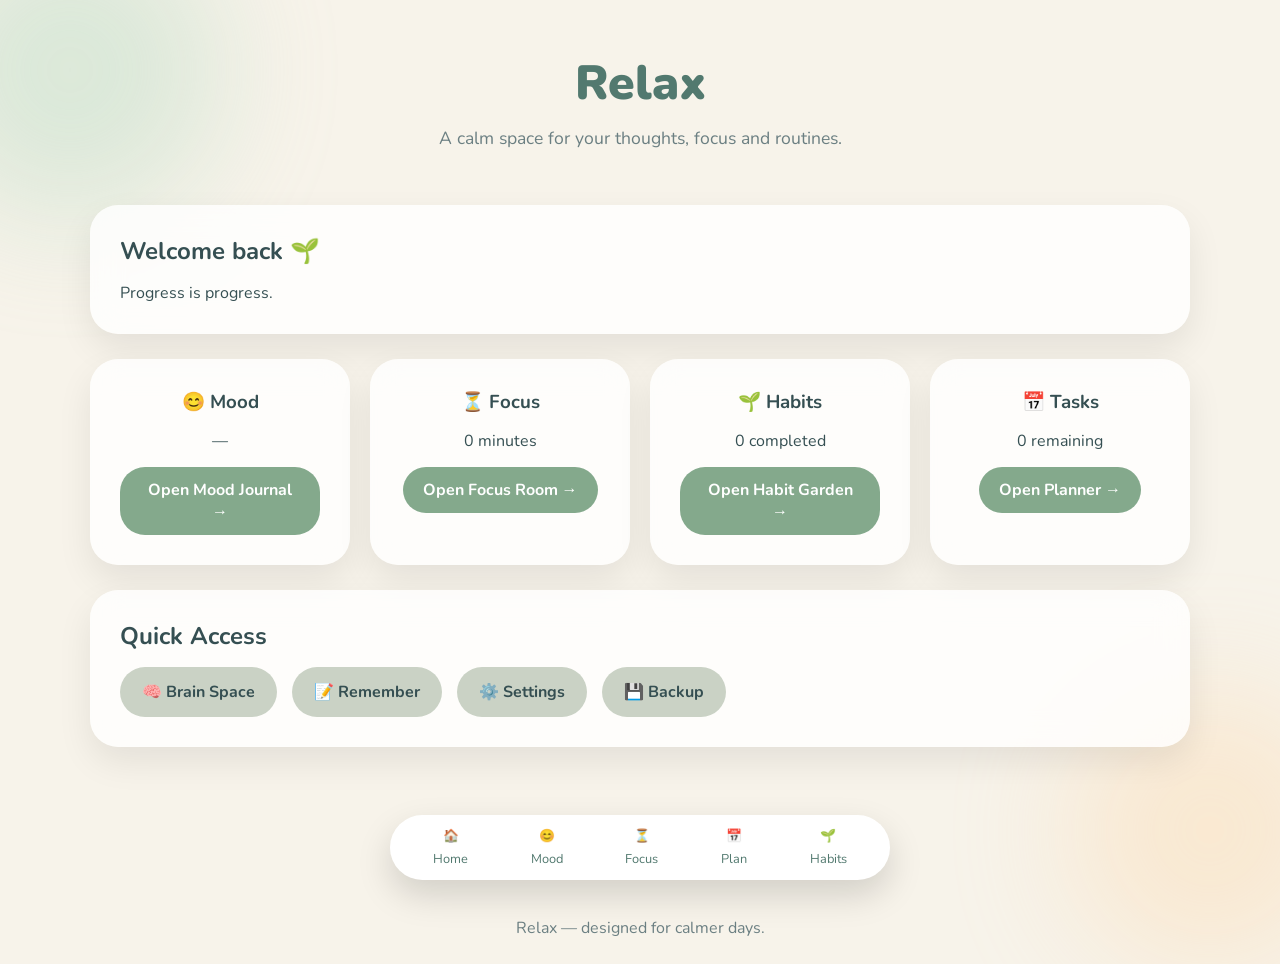
<file: index.html>
<!DOCTYPE html>
<html lang="en">

<head>

<meta charset="UTF-8">
<meta name="viewport" content="width=device-width, initial-scale=1.0">

<title>Relax | Home</title>

<link rel="stylesheet" href="style.css">

<link rel="manifest" href="manifest.json">

<link href="https://fonts.googleapis.com/css2?family=Nunito:wght@400;600;700;900&display=swap" rel="stylesheet">

</head>


<body>


<div class="background-circle circle-one"></div>
<div class="background-circle circle-two"></div>




<header class="hero">

<h1>
Relax
</h1>

<p>
A calm space for your thoughts, focus and routines.
</p>

</header>







<main>


<section class="welcome-card">


<h2>
Welcome back 🌱
</h2>


<p id="dailyMessage">

Small steps still count.

</p>


</section>








<section class="dashboard-grid">



<div class="dashboard-card mood-card">

<h3>
😊 Mood
</h3>


<p id="dashboardMood">
—
</p>


<a href="mood.html">
Open Mood Journal →
</a>

</div>






<div class="dashboard-card focus-card">

<h3>
⏳ Focus
</h3>


<p id="dashboardFocus">
0 minutes
</p>


<a href="focus.html">
Open Focus Room →
</a>

</div>






<div class="dashboard-card habit-card">

<h3>
🌱 Habits
</h3>


<p id="dashboardHabits">
0 completed
</p>


<a href="habits.html">
Open Habit Garden →
</a>

</div>






<div class="dashboard-card planner-card">

<h3>
📅 Tasks
</h3>


<p id="dashboardTasks">
0 remaining
</p>


<a href="planner.html">
Open Planner →
</a>

</div>


</section>








<section class="welcome-card">


<h2>
Quick Access
</h2>


<div class="quick-buttons">


<a href="brain.html">
🧠 Brain Space
</a>


<a href="remember.html">
📝 Remember
</a>


<a href="settings.html">
⚙️ Settings
</a>


<a href="backup.html">
💾 Backup
</a>


</div>


</section>



</main>






<nav class="bottom-nav">

<a href="index.html">
🏠
<span>Home</span>
</a>


<a href="mood.html">
😊
<span>Mood</span>
</a>


<a href="focus.html">
⏳
<span>Focus</span>
</a>


<a href="planner.html">
📅
<span>Plan</span>
</a>


<a href="habits.html">
🌱
<span>Habits</span>
</a>


</nav>







<footer>

<p>
Relax — designed for calmer days.
</p>

</footer>




<script src="dashboard.js"></script>


</body>

</html>
</file>
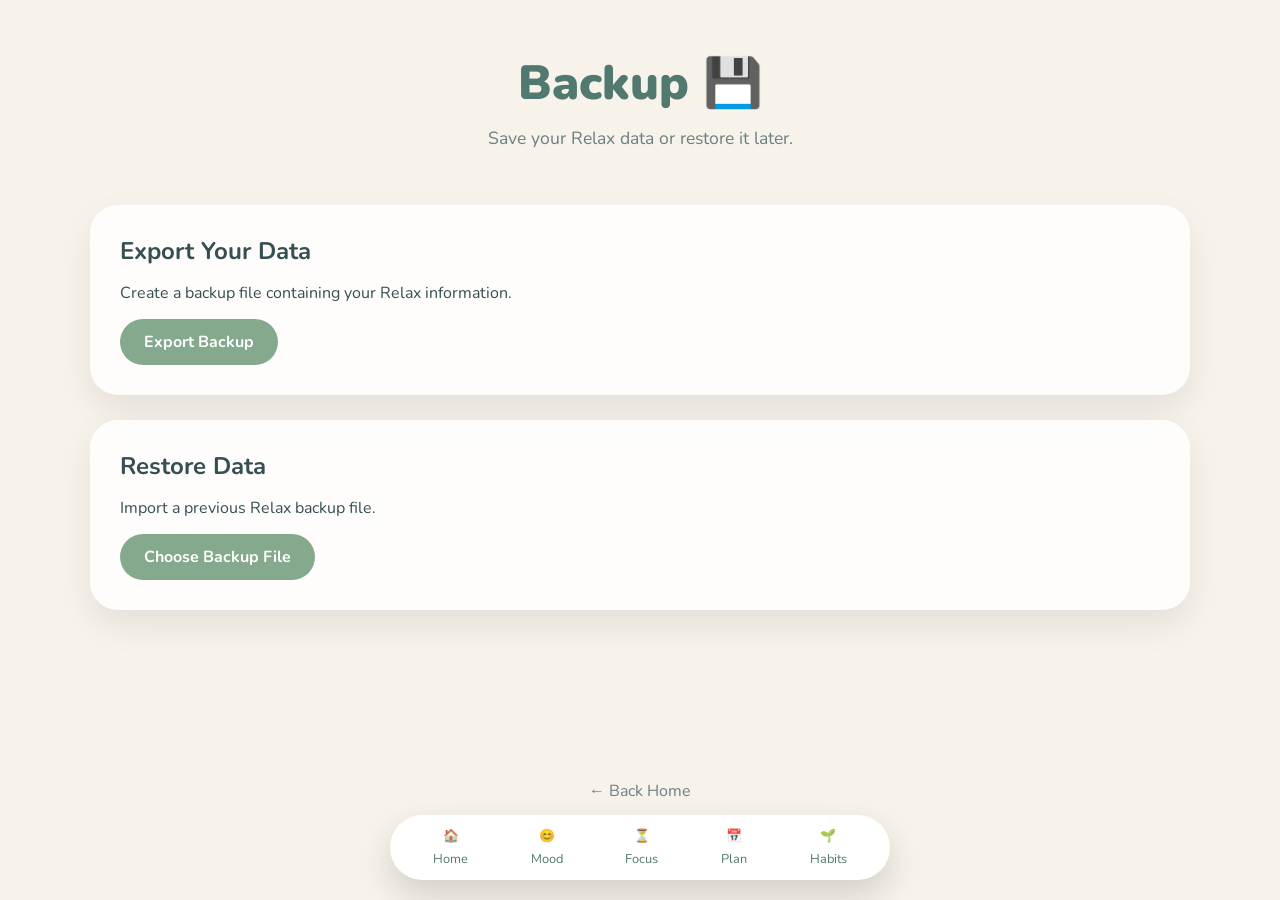
<file: backup.html>
<!DOCTYPE html>
<html lang="en">


<head>


<meta charset="UTF-8">
<meta name="viewport" content="width=device-width, initial-scale=1.0">


<title>
Relax | Backup
</title>



<link rel="stylesheet" href="style.css">

<link rel="manifest" href="manifest.json">


<link href="https://fonts.googleapis.com/css2?family=Nunito:wght@400;600;700;900&display=swap" rel="stylesheet">


</head>





<body>





<header class="hero">


<h1>
Backup 💾
</h1>


<p>
Save your Relax data or restore it later.
</p>


</header>








<main>




<section class="welcome-card">


<h2>
Export Your Data
</h2>



<p>

Create a backup file containing your Relax information.

</p>




<button id="exportData">

Export Backup

</button>



</section>








<section class="welcome-card">


<h2>
Restore Data
</h2>



<p>

Import a previous Relax backup file.

</p>



<button id="chooseFile">

Choose Backup File

</button>



<input 

type="file"

id="backupFile"

accept=".json"

hidden>



</section>





</main>








<nav class="bottom-nav">


<a href="index.html">
🏠
<span>Home</span>
</a>


<a href="mood.html">
😊
<span>Mood</span>
</a>


<a href="focus.html">
⏳
<span>Focus</span>
</a>


<a href="planner.html">
📅
<span>Plan</span>
</a>


<a href="habits.html">
🌱
<span>Habits</span>
</a>


</nav>








<footer>


<a href="index.html">

← Back Home

</a>


</footer>






<script src="backup.js"></script>



</body>

</html>
</file>
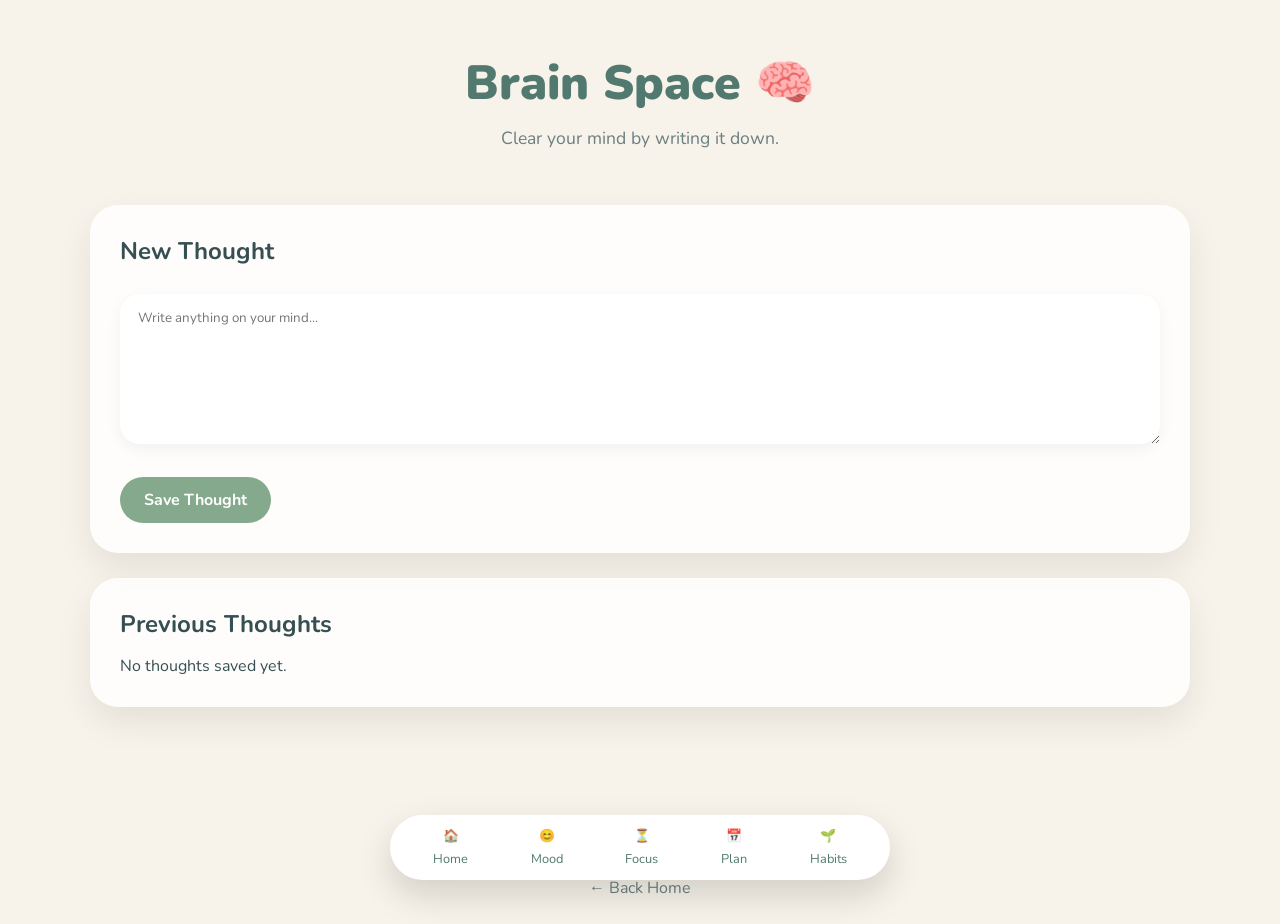
<file: brain.html>
<!DOCTYPE html>
<html lang="en">

<head>


<meta charset="UTF-8">
<meta name="viewport" content="width=device-width, initial-scale=1.0">


<title>
Relax | Brain Space
</title>


<link rel="stylesheet" href="style.css">

<link rel="manifest" href="manifest.json">


<link href="https://fonts.googleapis.com/css2?family=Nunito:wght@400;600;700;900&display=swap" rel="stylesheet">


</head>



<body>



<header class="hero">


<h1>
Brain Space 🧠
</h1>


<p>
Clear your mind by writing it down.
</p>


</header>






<main>


<section class="welcome-card">


<h2>
New Thought
</h2>



<textarea 
id="thoughtInput"
placeholder="Write anything on your mind...">
</textarea>



<button id="saveThought">
Save Thought
</button>



<p id="thoughtMessage"></p>


</section>








<section class="welcome-card">


<h2>
Previous Thoughts
</h2>



<div id="thoughtHistory">

</div>



</section>



</main>







<nav class="bottom-nav">


<a href="index.html">
🏠
<span>Home</span>
</a>


<a href="mood.html">
😊
<span>Mood</span>
</a>


<a href="focus.html">
⏳
<span>Focus</span>
</a>


<a href="planner.html">
📅
<span>Plan</span>
</a>


<a href="habits.html">
🌱
<span>Habits</span>
</a>


</nav>






<footer>

<a href="index.html">
← Back Home
</a>

</footer>




<script src="brain.js"></script>


</body>

</html>
</file>
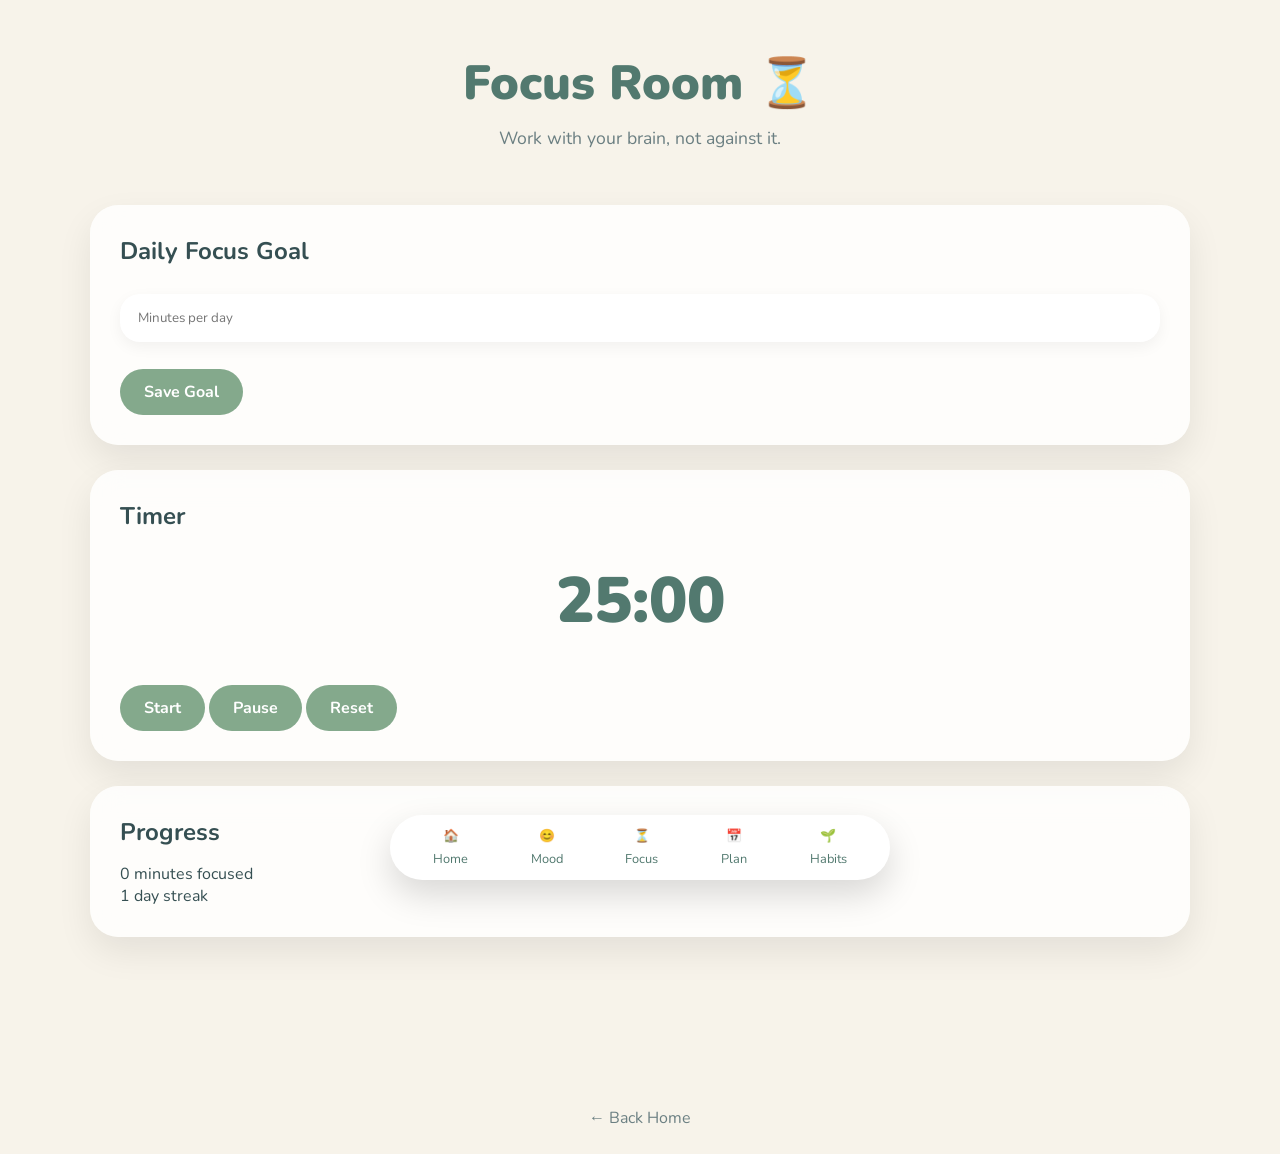
<file: focus.html>
<!DOCTYPE html>
<html lang="en">

<head>

<meta charset="UTF-8">
<meta name="viewport" content="width=device-width, initial-scale=1.0">

<title>
Relax | Focus Room
</title>

<link rel="stylesheet" href="style.css">

<link rel="manifest" href="manifest.json">

<link href="https://fonts.googleapis.com/css2?family=Nunito:wght@400;600;700;900&display=swap" rel="stylesheet">

</head>


<body>


<header class="hero">

<h1>
Focus Room ⏳
</h1>

<p>
Work with your brain, not against it.
</p>

</header>





<main>



<section class="welcome-card">


<h2>
Daily Focus Goal
</h2>


<input 
type="number"
id="dailyGoal"
placeholder="Minutes per day">



<button id="saveGoal">

Save Goal

</button>


</section>








<section class="welcome-card">


<h2>
Timer
</h2>



<div id="timer">

25:00

</div>




<div>


<button id="startTimer">

Start

</button>



<button id="pauseTimer">

Pause

</button>



<button id="resetTimer">

Reset

</button>


</div>



</section>









<section class="welcome-card">


<h2>
Progress
</h2>



<p id="focusStats">

0 minutes focused

</p>



<p id="focusStreak">

0 day streak

</p>



</section>



</main>









<nav class="bottom-nav">


<a href="index.html">

🏠

<span>
Home
</span>

</a>



<a href="mood.html">

😊

<span>
Mood
</span>

</a>



<a href="focus.html">

⏳

<span>
Focus
</span>

</a>



<a href="planner.html">

📅

<span>
Plan
</span>

</a>



<a href="habits.html">

🌱

<span>
Habits
</span>

</a>



</nav>








<footer>

<a href="index.html">

← Back Home

</a>

</footer>






<script src="focus.js"></script>


</body>

</html>
</file>
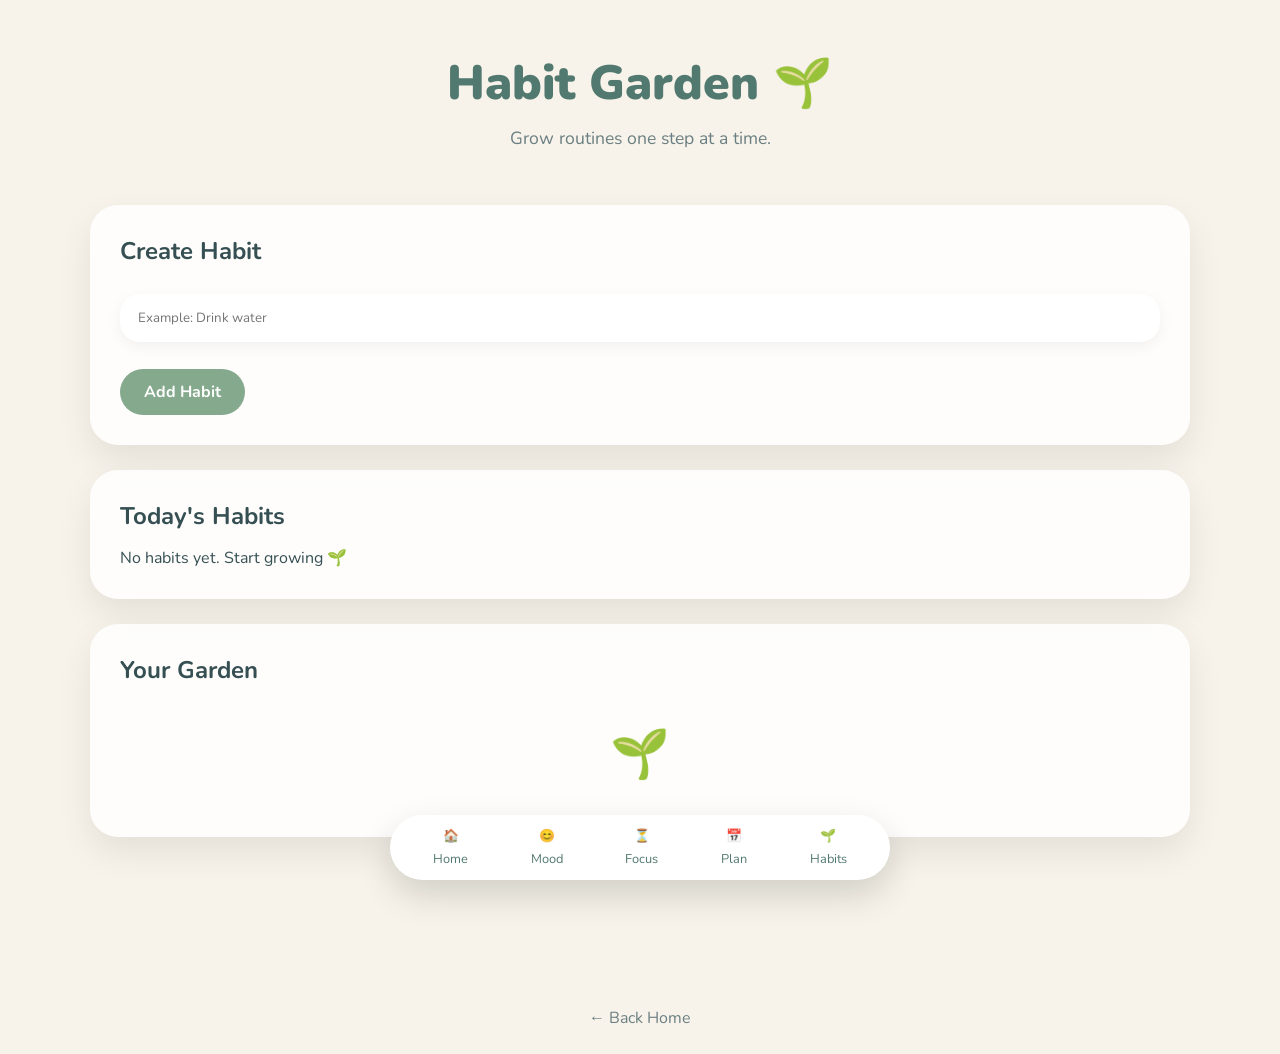
<file: habits.html>
<!DOCTYPE html>
<html lang="en">

<head>


<meta charset="UTF-8">
<meta name="viewport" content="width=device-width, initial-scale=1.0">


<title>
Relax | Habit Garden
</title>



<link rel="stylesheet" href="style.css">

<link rel="manifest" href="manifest.json">


<link href="https://fonts.googleapis.com/css2?family=Nunito:wght@400;600;700;900&display=swap" rel="stylesheet">


</head>



<body>




<header class="hero">


<h1>
Habit Garden 🌱
</h1>


<p>
Grow routines one step at a time.
</p>


</header>







<main>



<section class="welcome-card">


<h2>
Create Habit
</h2>



<input 
id="habitInput"
placeholder="Example: Drink water">



<button id="addHabit">

Add Habit

</button>



</section>








<section class="welcome-card">


<h2>
Today's Habits
</h2>



<div id="habitList">

</div>



</section>








<section class="welcome-card">


<h2>
Your Garden
</h2>



<div id="gardenDisplay">

🌱

</div>



<p id="habitStats">

</p>



</section>



</main>







<nav class="bottom-nav">


<a href="index.html">
🏠
<span>Home</span>
</a>


<a href="mood.html">
😊
<span>Mood</span>
</a>


<a href="focus.html">
⏳
<span>Focus</span>
</a>


<a href="planner.html">
📅
<span>Plan</span>
</a>


<a href="habits.html">
🌱
<span>Habits</span>
</a>


</nav>








<footer>

<a href="index.html">
← Back Home
</a>

</footer>





<script src="habits.js"></script>


</body>

</html>
</file>
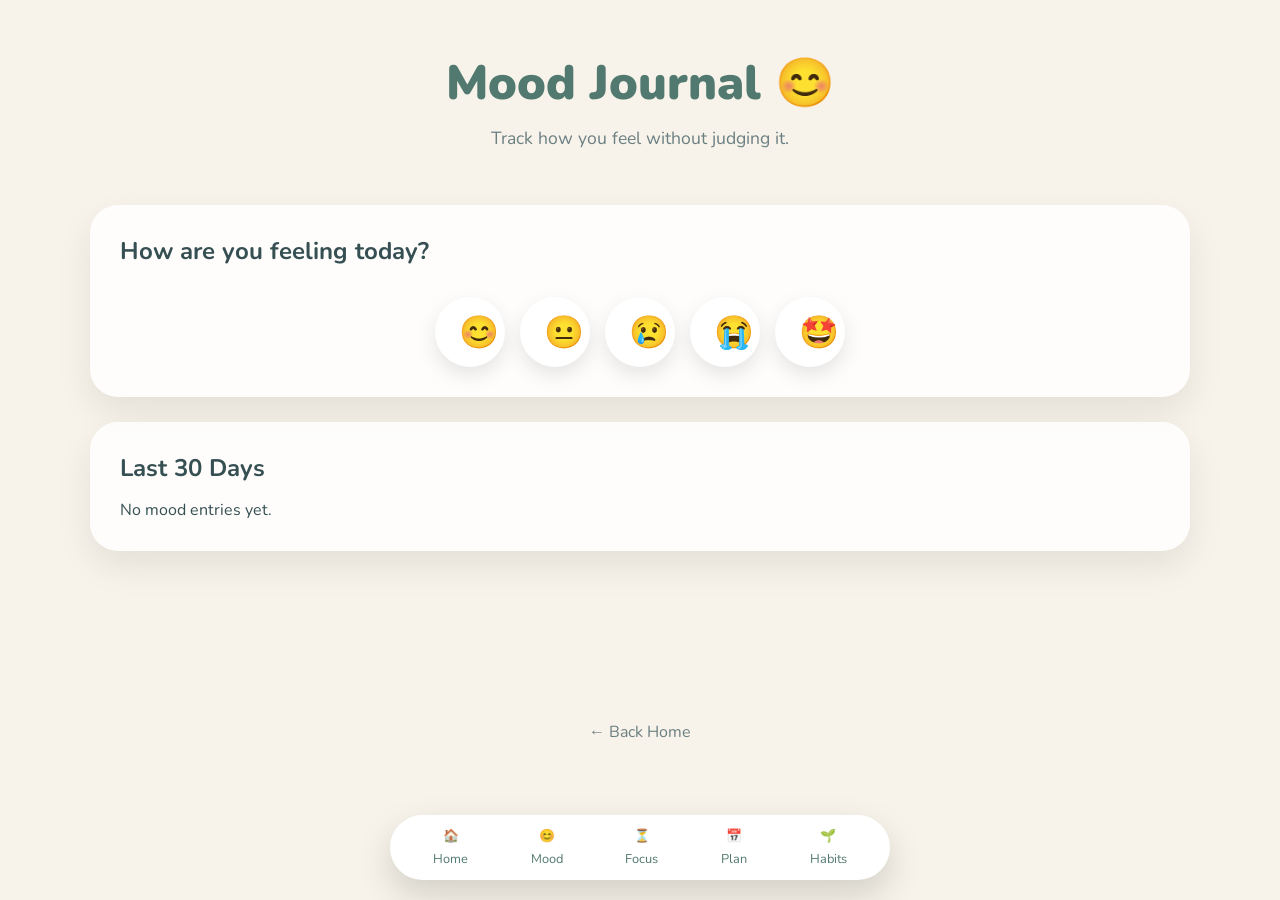
<file: mood.html>
<!DOCTYPE html>
<html lang="en">

<head>

<meta charset="UTF-8">
<meta name="viewport" content="width=device-width, initial-scale=1.0">

<title>Relax | Mood Journal</title>

<link rel="stylesheet" href="style.css">

<link rel="manifest" href="manifest.json">


<link href="https://fonts.googleapis.com/css2?family=Nunito:wght@400;600;700;900&display=swap" rel="stylesheet">

</head>



<body>


<header class="hero">

<h1>
Mood Journal 😊
</h1>

<p>
Track how you feel without judging it.
</p>

</header>





<main>


<section class="welcome-card">


<h2>
How are you feeling today?
</h2>



<div class="mood-buttons">


<button class="mood" data-mood="😊 Happy">
😊
</button>


<button class="mood" data-mood="😐 Neutral">
😐
</button>


<button class="mood" data-mood="😢 Sad">
😢
</button>


<button class="mood" data-mood="😭 Overwhelmed">
😭
</button>


<button class="mood" data-mood="🤩 Excited">
🤩
</button>



</div>


<p id="moodMessage">

</p>


</section>







<section class="welcome-card">


<h2>
Last 30 Days
</h2>



<div id="moodHistory">

</div>



</section>



</main>






<nav class="bottom-nav">


<a href="index.html">
🏠
<span>Home</span>
</a>


<a href="mood.html">
😊
<span>Mood</span>
</a>


<a href="focus.html">
⏳
<span>Focus</span>
</a>


<a href="planner.html">
📅
<span>Plan</span>
</a>


<a href="habits.html">
🌱
<span>Habits</span>
</a>


</nav>






<footer>

<a href="index.html">
← Back Home
</a>

</footer>




<script src="mood.js"></script>


</body>

</html>
</file>
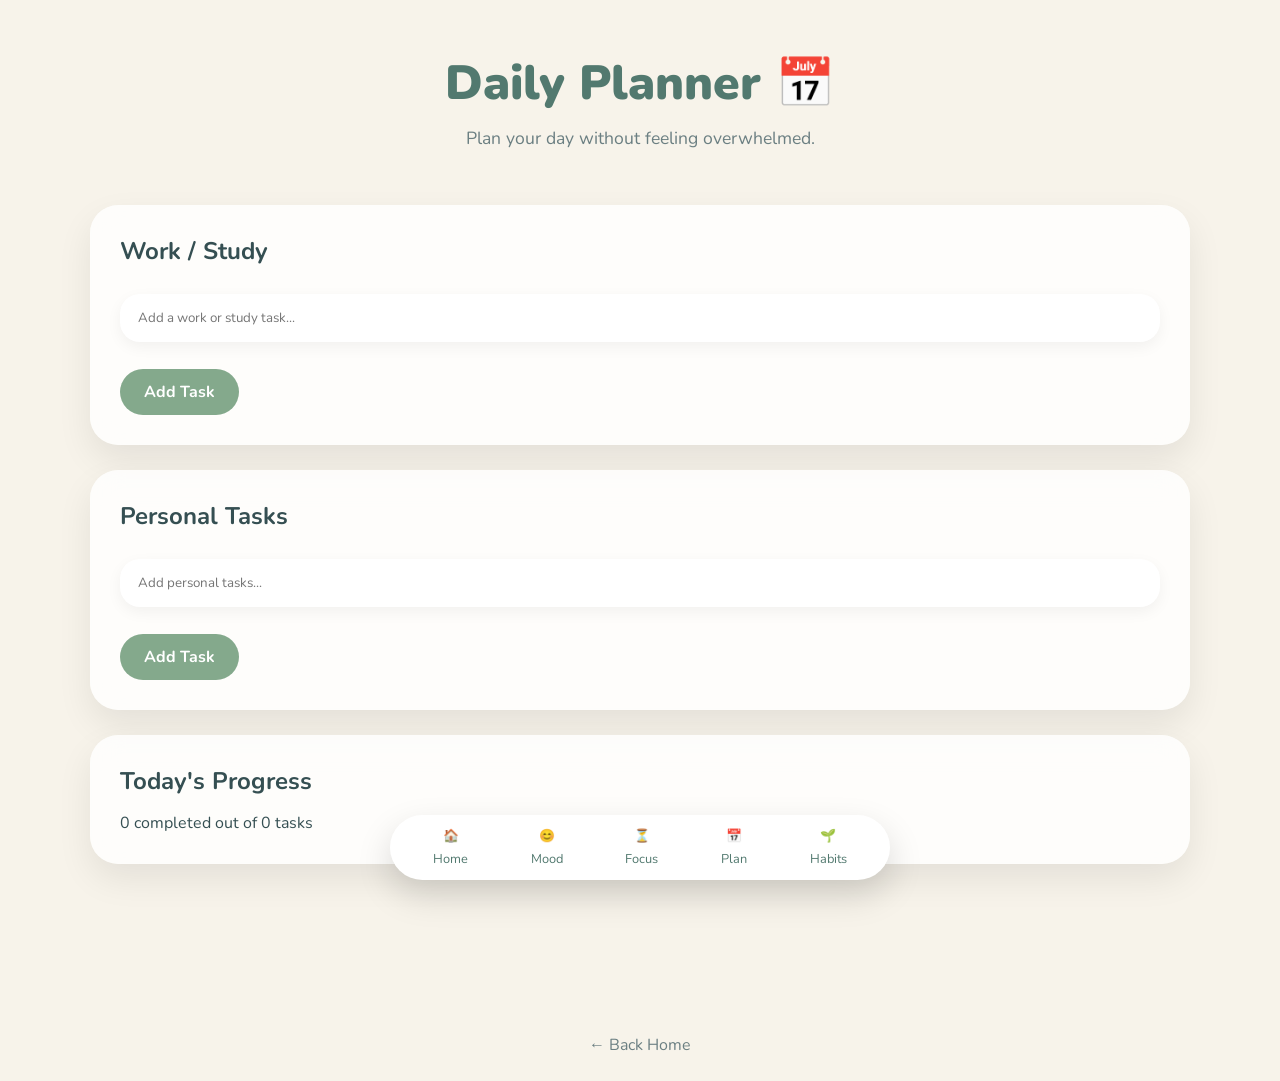
<file: planner.html>
<!DOCTYPE html>
<html lang="en">

<head>


<meta charset="UTF-8">
<meta name="viewport" content="width=device-width, initial-scale=1.0">


<title>
Relax | Daily Planner
</title>


<link rel="stylesheet" href="style.css">

<link rel="manifest" href="manifest.json">


<link href="https://fonts.googleapis.com/css2?family=Nunito:wght@400;600;700;900&display=swap" rel="stylesheet">


</head>



<body>



<header class="hero">


<h1>
Daily Planner 📅
</h1>


<p>
Plan your day without feeling overwhelmed.
</p>


</header>






<main>



<section class="welcome-card">


<h2>
Work / Study
</h2>



<input 
id="workInput"
placeholder="Add a work or study task...">



<button id="addWork">

Add Task

</button>



<div id="workList">

</div>


</section>








<section class="welcome-card">


<h2>
Personal Tasks
</h2>



<input 
id="personalInput"
placeholder="Add personal tasks...">



<button id="addPersonal">

Add Task

</button>



<div id="personalList">

</div>



</section>








<section class="welcome-card">


<h2>
Today's Progress</h2>


<p id="plannerProgress">

0 completed tasks

</p>



</section>



</main>








<nav class="bottom-nav">


<a href="index.html">
🏠
<span>Home</span>
</a>


<a href="mood.html">
😊
<span>Mood</span>
</a>


<a href="focus.html">
⏳
<span>Focus</span>
</a>


<a href="planner.html">
📅
<span>Plan</span>
</a>


<a href="habits.html">
🌱
<span>Habits</span>
</a>


</nav>







<footer>

<a href="index.html">
← Back Home
</a>

</footer>





<script src="planner.js"></script>


</body>

</html>
</file>
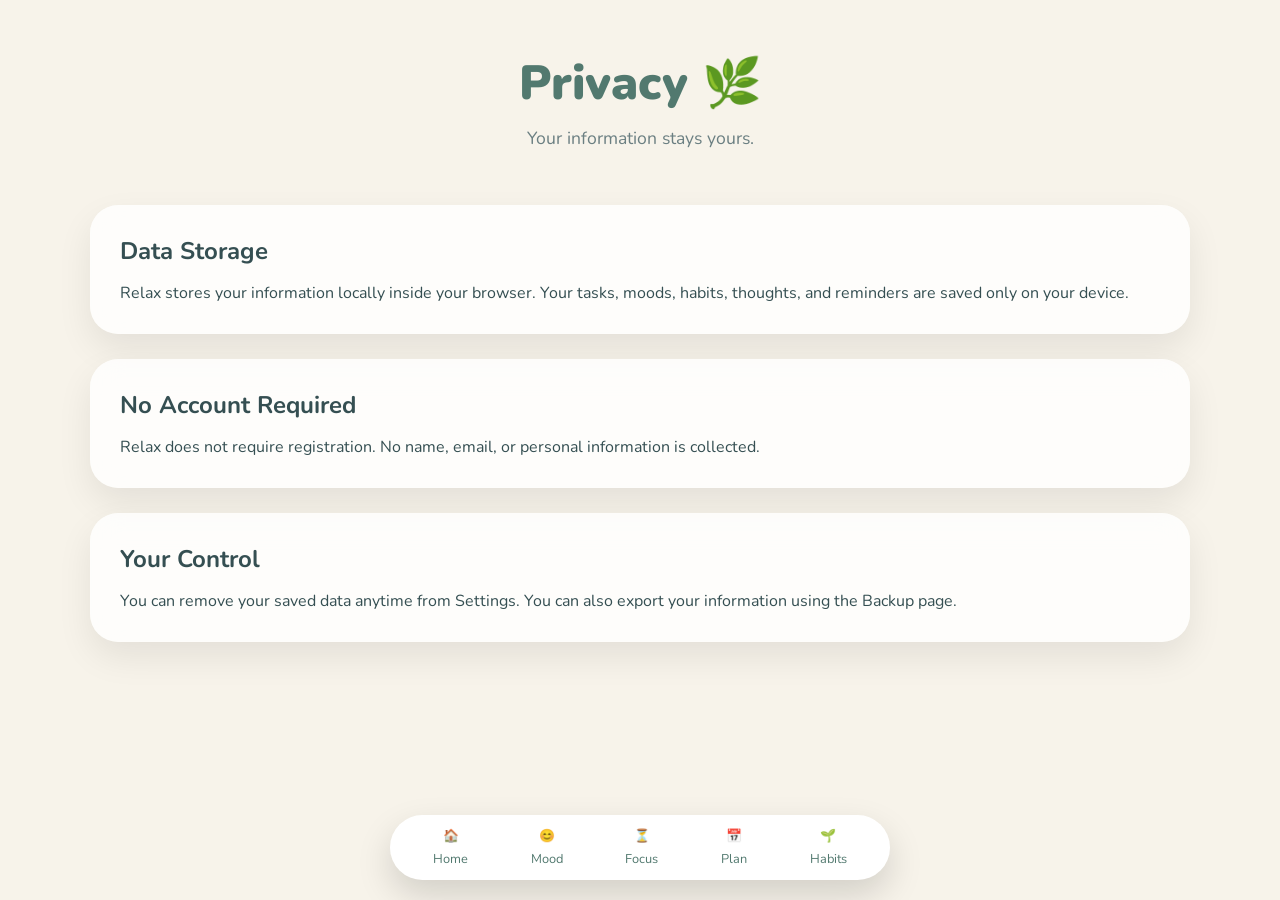
<file: privacy.html>
<!DOCTYPE html>
<html lang="en">


<head>


<meta charset="UTF-8">
<meta name="viewport" content="width=device-width, initial-scale=1.0">


<title>
Relax | Privacy
</title>




<link rel="stylesheet" href="style.css">


<link rel="manifest" href="manifest.json">



<link href="https://fonts.googleapis.com/css2?family=Nunito:wght@400;600;700;900&display=swap" rel="stylesheet">



</head>






<body>





<header class="hero">


<h1>
Privacy 🌿
</h1>


<p>
Your information stays yours.
</p>


</header>









<main>




<section class="welcome-card">


<h2>
Data Storage
</h2>



<p>

Relax stores your information locally inside your browser.

Your tasks, moods, habits, thoughts, and reminders are saved only on your device.

</p>



</section>








<section class="welcome-card">


<h2>
No Account Required
</h2>



<p>

Relax does not require registration.

No name, email, or personal information is collected.

</p>



</section>








<section class="welcome-card">


<h2>
Your Control
</h2>



<p>

You can remove your saved data anytime from Settings.

You can also export your information using the Backup page.

</p>



</section>





</main>








<nav class="bottom-nav">


<a href="index.html">
🏠
<span>Home</span>
</a>


<a href="mood.html">
😊
<span>Mood</span>
</a>


<a href="focus.html">
⏳
<span>Focus</span>
</a>


<a href="planner.html">
📅
<span>Plan</span>
</a>


<a href="habits.html">
🌱
<span>Habits</span>
</a>


</nav>








<footer>


<a href="index.html">

← Back Home

</a>


</footer>





</body>

</html>
</file>
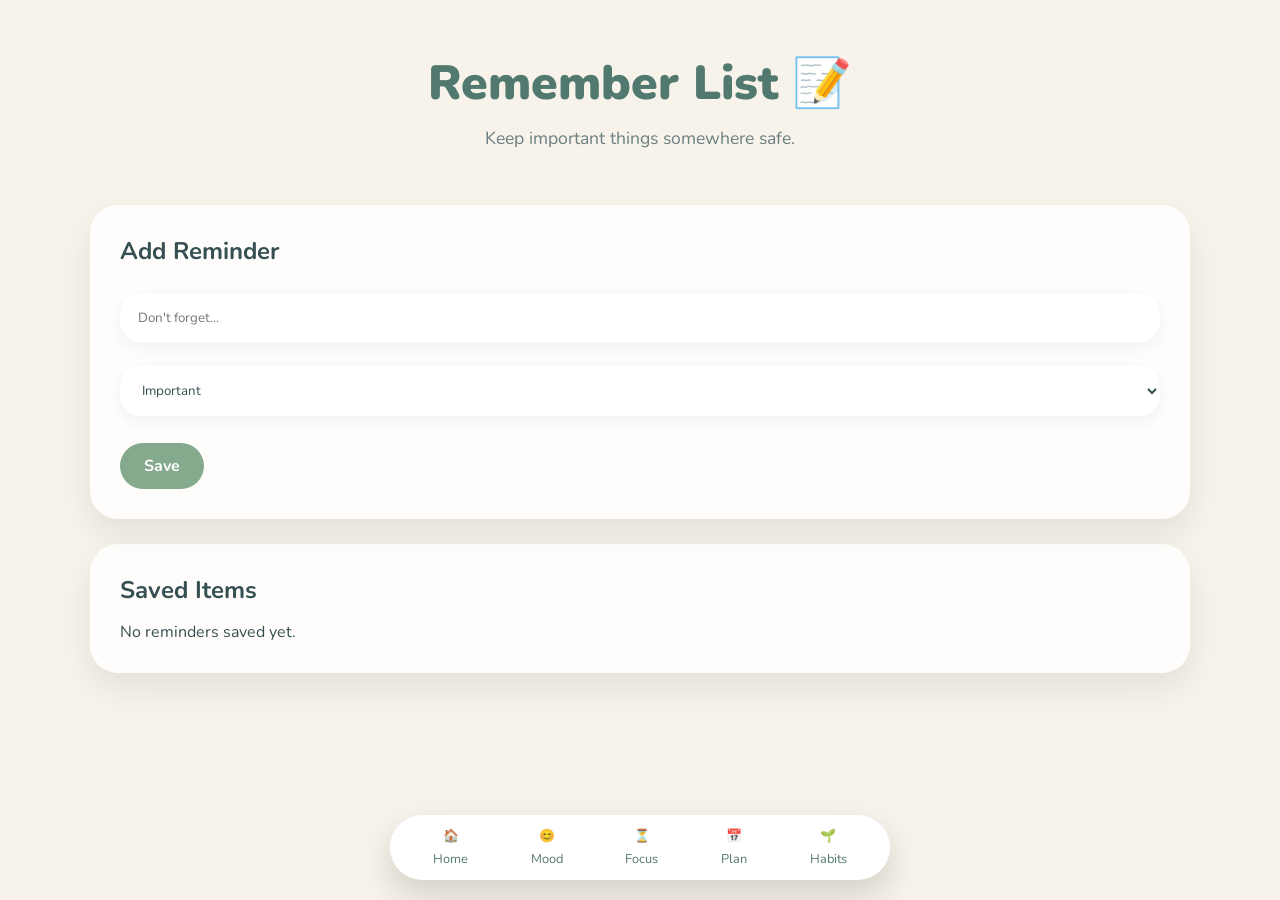
<file: remember.html>
<!DOCTYPE html>
<html lang="en">


<head>


<meta charset="UTF-8">
<meta name="viewport" content="width=device-width, initial-scale=1.0">


<title>
Relax | Remember List
</title>



<link rel="stylesheet" href="style.css">

<link rel="manifest" href="manifest.json">


<link href="https://fonts.googleapis.com/css2?family=Nunito:wght@400;600;700;900&display=swap" rel="stylesheet">


</head>




<body>




<header class="hero">


<h1>
Remember List 📝
</h1>


<p>
Keep important things somewhere safe.
</p>


</header>








<main>



<section class="welcome-card">


<h2>
Add Reminder
</h2>



<input 
id="rememberInput"
placeholder="Don't forget...">





<select id="rememberCategory">


<option value="Important">
Important
</option>


<option value="Ideas">
Ideas
</option>


<option value="Shopping">
Shopping
</option>


<option value="Personal">
Personal
</option>



</select>





<button id="addRemember">

Save

</button>




</section>








<section class="welcome-card">


<h2>
Saved Items
</h2>



<div id="rememberList">

</div>



</section>



</main>








<nav class="bottom-nav">


<a href="index.html">
🏠
<span>Home</span>
</a>


<a href="mood.html">
😊
<span>Mood</span>
</a>


<a href="focus.html">
⏳
<span>Focus</span>
</a>


<a href="planner.html">
📅
<span>Plan</span>
</a>


<a href="habits.html">
🌱
<span>Habits</span>
</a>


</nav>







<footer>

<a href="index.html">
← Back Home
</a>

</footer>





<script src="remember.js"></script>


</body>

</html>
</file>
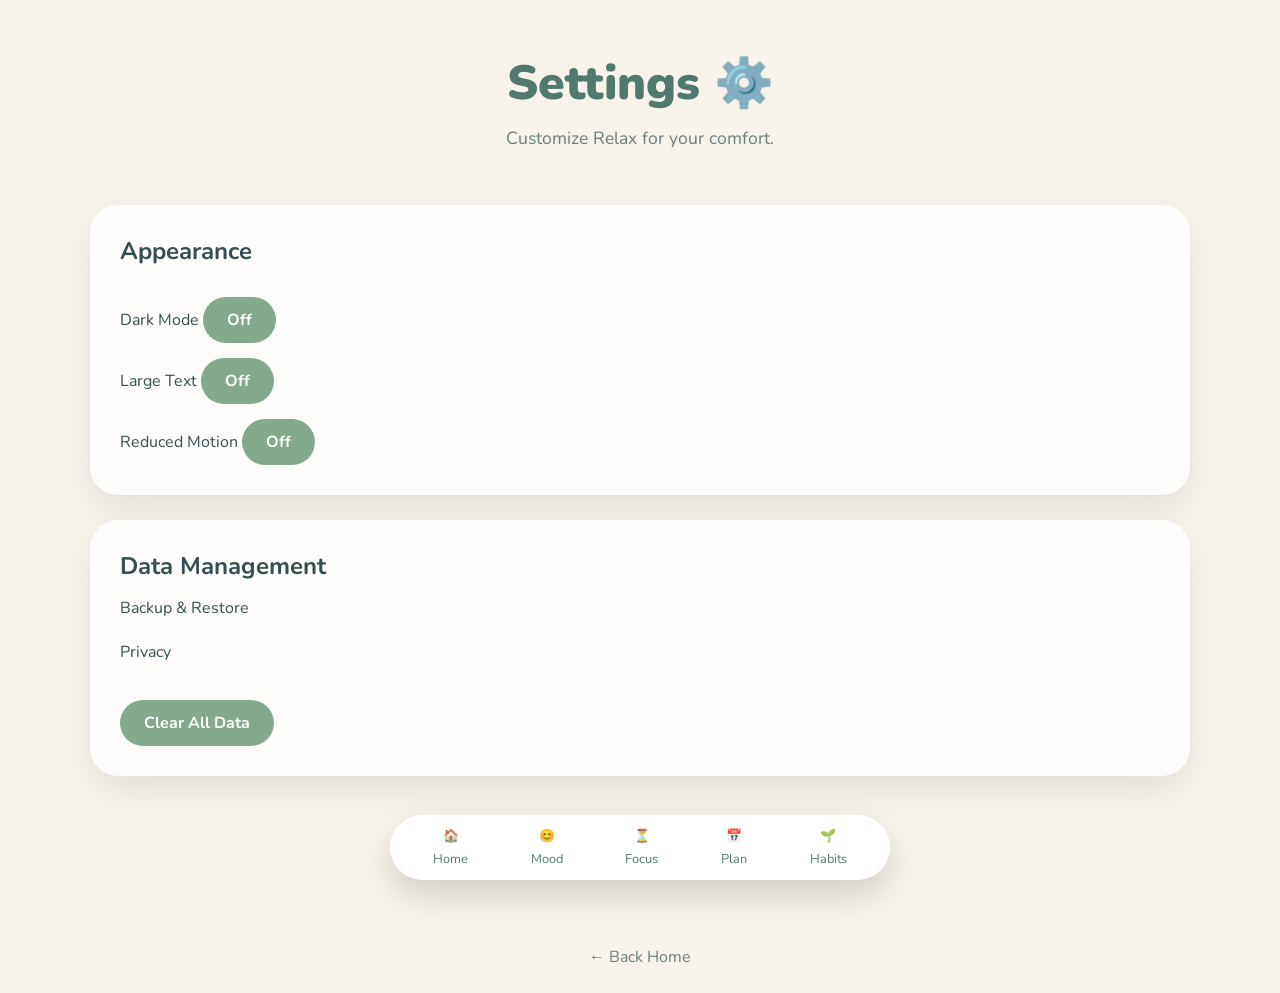
<file: settings.html>
<!DOCTYPE html>
<html lang="en">


<head>


<meta charset="UTF-8">
<meta name="viewport" content="width=device-width, initial-scale=1.0">


<title>
Relax | Settings
</title>



<link rel="stylesheet" href="style.css">

<link rel="manifest" href="manifest.json">


<link href="https://fonts.googleapis.com/css2?family=Nunito:wght@400;600;700;900&display=swap" rel="stylesheet">


</head>




<body>




<header class="hero">


<h1>
Settings ⚙️
</h1>


<p>
Customize Relax for your comfort.
</p>


</header>








<main>




<section class="welcome-card">


<h2>
Appearance
</h2>




<div class="setting-row">


<span>
Dark Mode
</span>


<button id="darkMode">

Off

</button>


</div>







<div class="setting-row">


<span>
Large Text
</span>


<button id="largeText">

Off

</button>


</div>







<div class="setting-row">


<span>
Reduced Motion
</span>


<button id="reduceMotion">

Off

</button>


</div>



</section>









<section class="welcome-card">


<h2>
Data Management
</h2>



<a href="backup.html">

Backup & Restore

</a>


<br><br>


<a href="privacy.html">

Privacy

</a>



<br><br>



<button id="clearData">

Clear All Data

</button>



</section>





</main>







<nav class="bottom-nav">


<a href="index.html">
🏠
<span>Home</span>
</a>


<a href="mood.html">
😊
<span>Mood</span>
</a>


<a href="focus.html">
⏳
<span>Focus</span>
</a>


<a href="planner.html">
📅
<span>Plan</span>
</a>


<a href="habits.html">
🌱
<span>Habits</span>
</a>


</nav>








<footer>

<a href="index.html">
← Back Home
</a>

</footer>






<script src="settings.js"></script>


</body>

</html>
</file>
<file: style.css>
/*
RELAX
Complete Design System
*/


/* ---------- RESET ---------- */


* {

box-sizing:border-box;

margin:0;

padding:0;

}



body {

font-family:'Nunito', sans-serif;

background:#F7F3EA;

color:#354F52;

min-height:100vh;

transition:.3s ease;

}




a {

text-decoration:none;

color:inherit;

}



button {

font-family:inherit;

cursor:pointer;

border:none;

transition:.25s ease;

}




input,
textarea,
select {

font-family:inherit;

outline:none;

border:none;

}






/* ---------- BACKGROUND ---------- */


.background-circle {

position:fixed;

border-radius:50%;

filter:blur(60px);

opacity:.35;

z-index:-1;

}



.circle-one {

width:300px;

height:300px;

background:#A8D5BA;

top:-80px;

left:-80px;

}



.circle-two {

width:280px;

height:280px;

background:#FFD6A5;

right:-70px;

bottom:-70px;

}







/* ---------- HERO ---------- */


.hero {

text-align:center;

padding:50px 20px 30px;

}



.hero h1 {

font-size:3rem;

font-weight:900;

color:#52796F;

}



.hero p {

font-size:1.1rem;

margin-top:10px;

color:#6B7F82;

}







/* ---------- MAIN ---------- */


main {

width:90%;

max-width:1100px;

margin:auto;

padding-bottom:120px;

}







/* ---------- CARDS ---------- */


.welcome-card,
.dashboard-card {


background:

rgba(255,255,255,.8);


backdrop-filter:

blur(15px);


border-radius:28px;


padding:30px;


margin:25px 0;


box-shadow:

0 15px 35px

rgba(0,0,0,.08);


animation:

fadeUp .5s ease;


}



.welcome-card h2,
.dashboard-card h3 {

margin-bottom:15px;

color:#354F52;

}






/* ---------- DASHBOARD ---------- */


.dashboard-grid {


display:grid;


grid-template-columns:

repeat(auto-fit,minmax(220px,1fr));


gap:20px;


}



.dashboard-card {


text-align:center;


margin:0;


}



.dashboard-card a {


display:inline-block;


margin-top:15px;


padding:12px 20px;


border-radius:25px;


background:#84A98C;


color:white;


font-weight:700;


}



.dashboard-card a:hover {


background:#52796F;


transform:translateY(-3px);


}






/* ---------- BUTTONS ---------- */


button {


padding:12px 24px;


border-radius:25px;


background:#84A98C;


color:white;


font-weight:700;


font-size:1rem;


margin-top:15px;


}



button:hover {


background:#52796F;


transform:translateY(-3px);


}







/* ---------- INPUTS ---------- */


input,
textarea,
select {


width:100%;


padding:15px 18px;


border-radius:20px;


background:white;


color:#354F52;


margin:12px 0;


box-shadow:

0 5px 15px

rgba(0,0,0,.05);


}



textarea {


min-height:150px;


resize:vertical;


}







/* ---------- QUICK LINKS ---------- */


.quick-buttons {


display:flex;


flex-wrap:wrap;


gap:15px;


}



.quick-buttons a {


background:#CAD2C5;


padding:14px 22px;


border-radius:25px;


font-weight:700;


}



.quick-buttons a:hover {


background:#84A98C;


color:white;


}







/* ---------- MOOD ---------- */


.mood-buttons {


display:flex;


justify-content:center;


flex-wrap:wrap;


gap:15px;


}



.mood {


width:70px;


height:70px;


border-radius:50%;


font-size:2rem;


background:white;


box-shadow:

0 8px 20px

rgba(0,0,0,.1);


}



.mood:hover {


transform:scale(1.15);


}








/* ---------- TIMER ---------- */


#timer {


font-size:4rem;


font-weight:900;


text-align:center;


color:#52796F;


margin:25px;


}







/* ---------- TASKS ---------- */


.task-item,
.history-item {


background:white;


padding:15px;


border-radius:20px;


margin:12px 0;


display:flex;


align-items:center;


gap:12px;


box-shadow:

0 8px 20px

rgba(0,0,0,.06);


}



.task-item span {


flex:1;


}



.task-item button {


background:#E5989B;


padding:8px 14px;


margin:0;


}



.task-item button:hover {


background:#B56576;


}







/* ---------- GARDEN ---------- */


#gardenDisplay {


font-size:3rem;


text-align:center;


padding:20px;


}







/* ---------- BOTTOM NAV ---------- */


.bottom-nav {


position:fixed;


bottom:20px;


left:50%;


transform:translateX(-50%);


width:90%;


max-width:500px;


background:white;


border-radius:35px;


padding:12px;


display:flex;


justify-content:space-around;


box-shadow:

0 15px 35px

rgba(0,0,0,.15);


z-index:100;


}



.bottom-nav a {


display:flex;


flex-direction:column;


align-items:center;


font-size:.8rem;


color:#52796F;


transition:.2s;


}



.bottom-nav a:hover {


transform:translateY(-3px);


}



.bottom-nav span {


margin-top:5px;


}







/* ---------- FOOTER ---------- */


footer {


text-align:center;


padding:25px;


color:#6B7F82;


}







/* ---------- ANIMATIONS ---------- */


@keyframes fadeUp {


from {


opacity:0;


transform:translateY(20px);


}


to {


opacity:1;


transform:translateY(0);


}


}







/* ---------- DARK MODE ---------- */


.dark-mode {


background:#1F2928;


color:#E8F0E8;


}



.dark-mode .welcome-card,
.dark-mode .dashboard-card,
.dark-mode .task-item,
.dark-mode .history-item,
.dark-mode .bottom-nav {


background:#2D3A38;


color:white;


}



.dark-mode h1,
.dark-mode h2,
.dark-mode h3 {


color:#CDEAC0;


}



.dark-mode input,
.dark-mode textarea,
.dark-mode select {


background:#3B4A47;


color:white;


}







/* ---------- LARGE TEXT ---------- */


.large-text {


font-size:120%;


}







/* ---------- REDUCED MOTION ---------- */


.reduce-motion *,
.reduce-motion *::before,
.reduce-motion *::after {


animation:none!important;


transition:none!important;


}







/* ---------- MOBILE ---------- */


@media(max-width:700px){



.hero h1 {


font-size:2.3rem;


}



main {


width:94%;


}



.welcome-card {


padding:22px;


}



#timer {


font-size:3rem;


}



.bottom-nav {


bottom:10px;


width:95%;


}



.dashboard-grid {


grid-template-columns:1fr;


}


}
</file>
